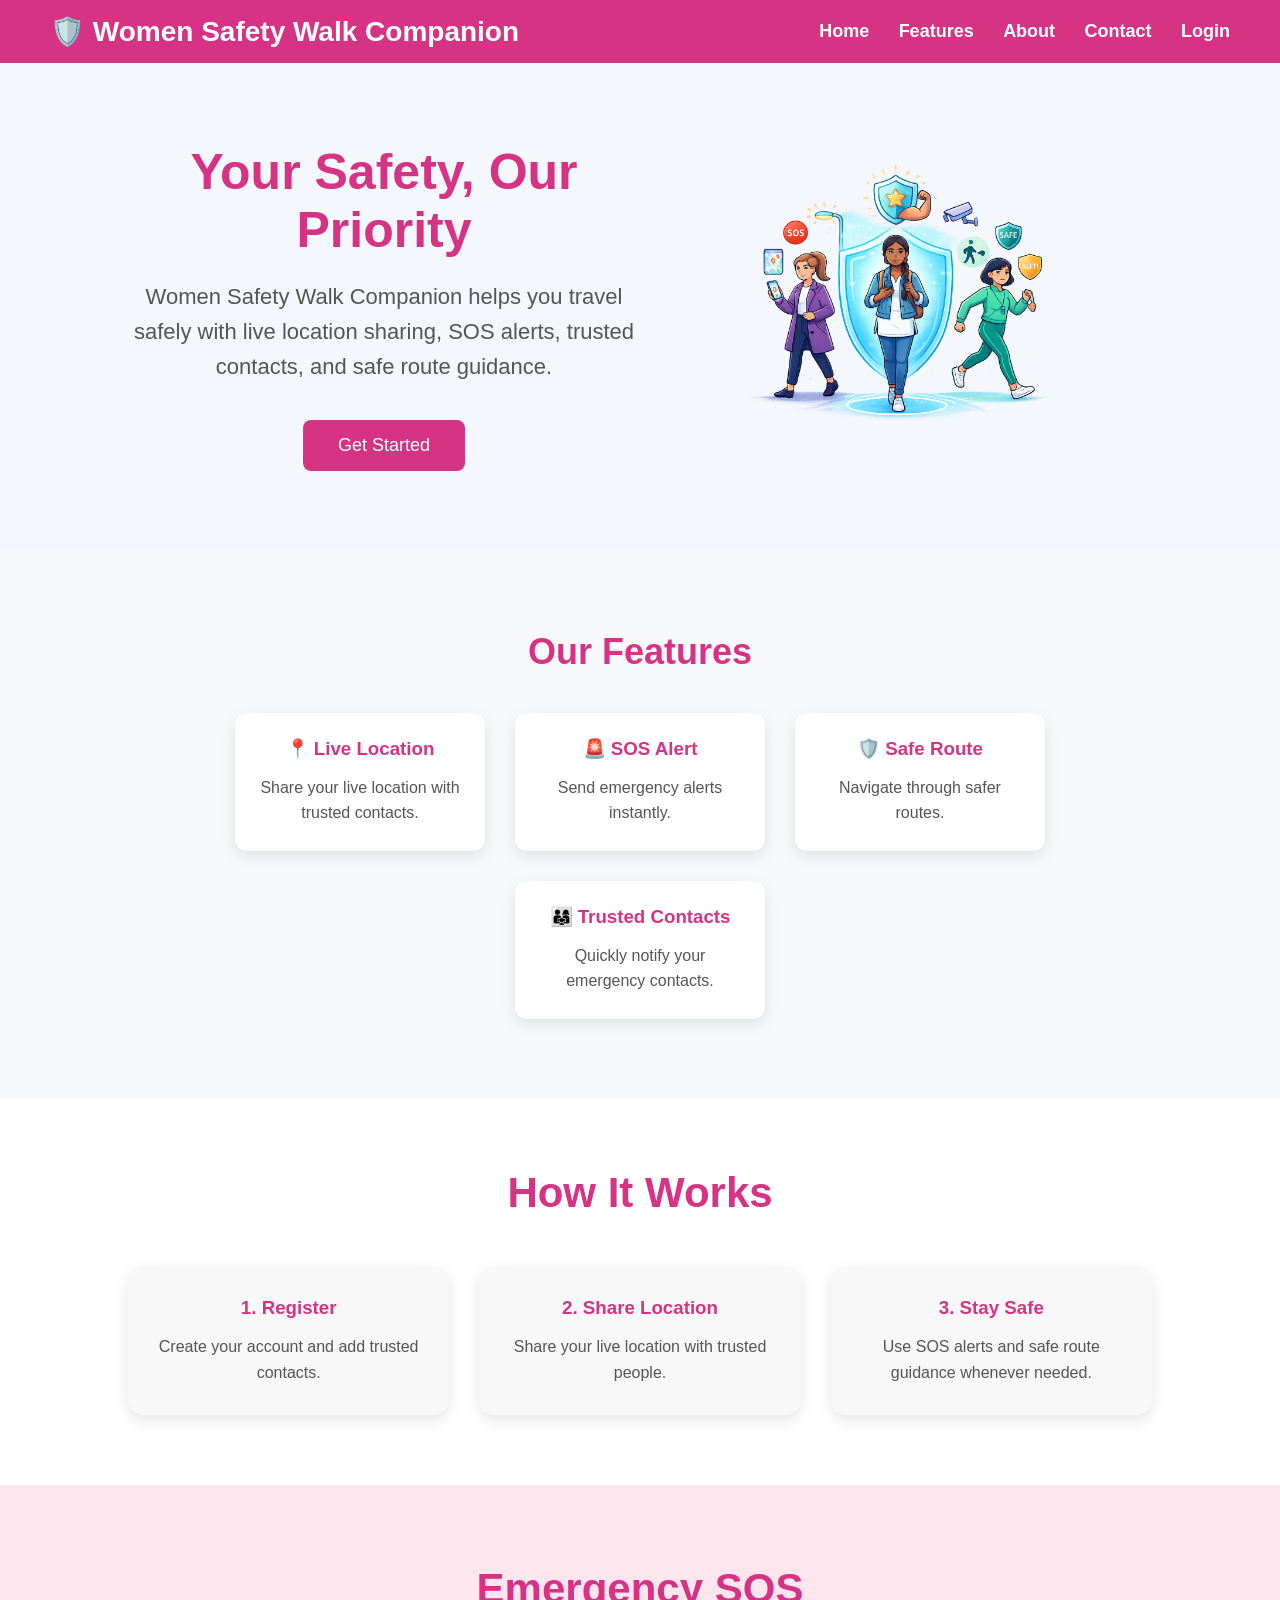
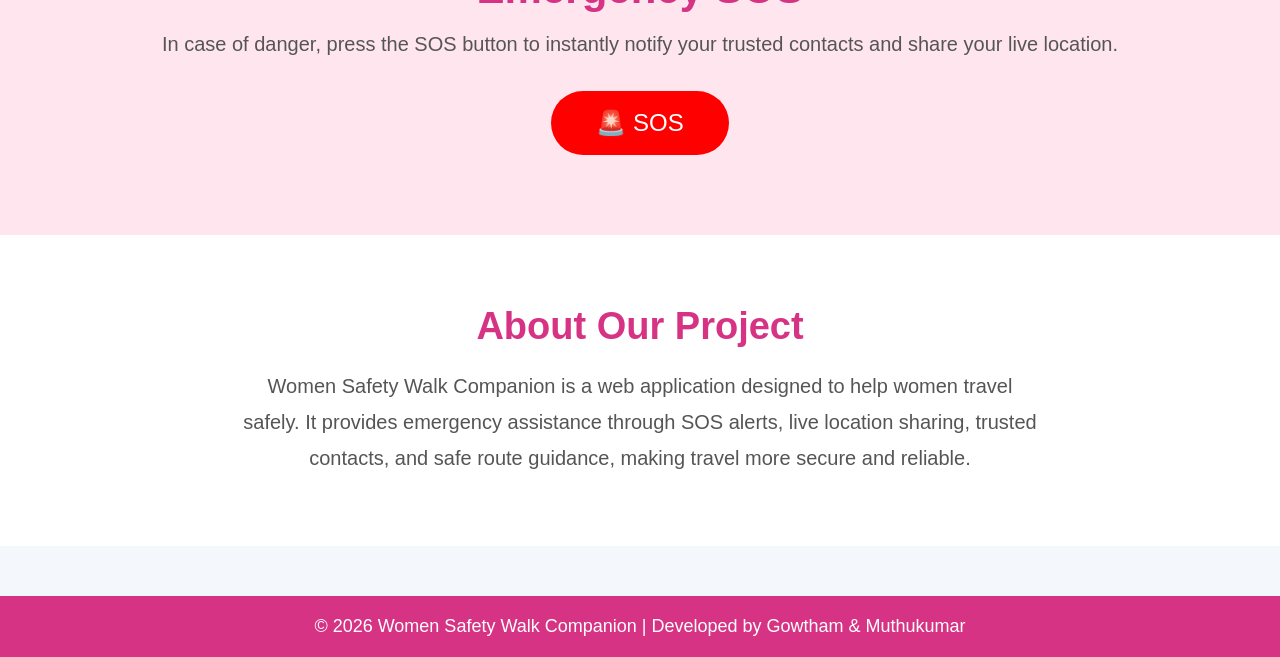
<file: index.html>
<!DOCTYPE html>
<html lang="en">
<head>
    <meta charset="UTF-8">
    <meta name="viewport" content="width=device-width, initial-scale=1.0">
    <title>Women Safety Walk Companion</title>

    <link rel="stylesheet" href="css/style.css">
</head>

<body>

    <nav>
        <div class="logo">
            <h2>🛡️ Women Safety Walk Companion</h2>
        </div>

        <div class="menu">
            <a href="#">Home</a>
            <a href="#">Features</a>
            <a href="#">About</a>
            <a href="#">Contact</a>
            <a href="login.html">Login</a>
        </div>
    </nav>
    <header class="hero">

        <div class="hero-content">
            <h1>Your Safety, Our Priority</h1>
    
            <p>
                Women Safety Walk Companion helps you travel safely with
                live location sharing, SOS alerts, trusted contacts,
                and safe route guidance.
            </p>
    
            <a href="#" class="btn">Get Started</a>
        </div>
    
        <div class="hero-image">
            <img src="images/women-safety.png" alt="Women Safety">
        </div>
    
    </header>
    <section class="features">

        <h2>Our Features</h2>
    
        <div class="feature-container">
    
            <div class="card">
                <h3>📍 Live Location</h3>
                <p>Share your live location with trusted contacts.</p>
            </div>
    
            <div class="card">
                <h3>🚨 SOS Alert</h3>
                <p>Send emergency alerts instantly.</p>
            </div>
    
            <div class="card">
                <h3>🛡️ Safe Route</h3>
                <p>Navigate through safer routes.</p>
            </div>
    
            <div class="card">
                <h3>👨‍👩‍👧 Trusted Contacts</h3>
                <p>Quickly notify your emergency contacts.</p>
            </div>
    
        </div>
    
    </section>
    <section class="how-it-works">
        <h2>How It Works</h2>
    
        <div class="steps">
    
            <div class="step">
                <h3>1. Register</h3>
                <p>Create your account and add trusted contacts.</p>
            </div>
    
            <div class="step">
                <h3>2. Share Location</h3>
                <p>Share your live location with trusted people.</p>
            </div>
    
            <div class="step">
                <h3>3. Stay Safe</h3>
                <p>Use SOS alerts and safe route guidance whenever needed.</p>
            </div>
    
        </div>
    </section>
    <section class="sos-section">
        <h2>Emergency SOS</h2>
    
        <p>
            In case of danger, press the SOS button to instantly
            notify your trusted contacts and share your live location.
        </p>
    
        <button class="sos-btn">🚨 SOS</button>
    </section>
    <section class="about">

        <h2>About Our Project</h2>
    
        <p>
            Women Safety Walk Companion is a web application designed to help women
            travel safely. It provides emergency assistance through SOS alerts,
            live location sharing, trusted contacts, and safe route guidance,
            making travel more secure and reliable.
        </p>
    
    </section>
    <footer>

        <p>© 2026 Women Safety Walk Companion | Developed by Gowtham & Muthukumar </p>
    
    </footer>
</body>
</html>
</file>
<file: css/style.css>
* {
    margin: 0;
    padding: 0;
    box-sizing: border-box;
}

body {
    font-family: Arial, sans-serif;
    background-color: #f4f7fc;
}

nav {
    background-color: #1e3a8a;
    color: white;
    display: flex;
    justify-content: space-between;
    align-items: center;
    padding: 20px 60px;
}

.logo h2 {
    font-size: 28px;
}

.menu a {
    color: white;
    text-decoration: none;
    margin-left: 25px;
    font-size: 18px;
    transition: 0.3s;
}

.menu a:hover {
    color: #facc15;
}
/* Navigation Bar */

nav {
    display: flex;
    justify-content: space-between;
    align-items: center;
    background-color: #d63384;
    color: white;
    padding: 15px 50px;
    position: sticky;
top: 0;
z-index: 1000;
}

.logo h2 {
    margin: 0;
}

.menu a {
    color: white;
    text-decoration: none;
    margin-left: 25px;
    font-weight: bold;
}

.menu a:hover {
    text-decoration: underline;
}


/* Hero Section */

.hero {
    text-align: center;
    padding: 120px 20px;
}

.hero h1 {
    font-size: 50px;
    color: #d63384;
    margin-bottom: 20px;
}

.hero p {
    font-size: 22px;
    color: #555;
    max-width: 700px;
    margin: auto;
    line-height: 1.6;
}

.btn {
    display: inline-block;
    margin-top: 35px;
    padding: 15px 35px;
    background-color: #d63384;
    color: white;
    text-decoration: none;
    border-radius: 8px;
    font-size: 18px;
}

.btn:hover {
    background-color: #b0256d;
}
/* Features Section */

.features {
    padding: 80px 10%;
    text-align: center;
    background: #f8f9fa;
}

.features h2 {
    font-size: 36px;
    color: #d63384;
    margin-bottom: 40px;
}

.feature-container {
    display: flex;
    justify-content: center;
    gap: 30px;
    flex-wrap: wrap;
}

.card {
    width: 250px;
    background: white;
    padding: 25px;
    border-radius: 12px;
    box-shadow: 0 5px 15px rgba(0,0,0,0.1);
    transition: 0.3s;
}

.card:hover {
    transform: translateY(-8px);
}

.card h3 {
    margin-bottom: 15px;
    color: #d63384;
}

.card p {
    color: #555;
    line-height: 1.6;
}
/* About Section */

.about {
    padding: 80px 10%;
    text-align: center;
    background: white;
}

.about h2 {
    font-size: 36px;
    color: #d63384;
    margin-bottom: 25px;
}

.about p {
    max-width: 800px;
    margin: auto;
    font-size: 18px;
    line-height: 1.8;
    color: #555;
}
/* Footer */

footer {
    background: #d63384;
    color: white;
    text-align: center;
    padding: 20px;
    margin-top: 50px;
}

footer p {
    margin: 0;
}
.hero {
    display: flex;
    justify-content: space-between;
    align-items: center;
    padding: 80px 10%;
    flex-wrap: wrap;
}

.hero-content {
    flex: 1;
    min-width: 300px;
}

.hero-image {
    flex: 1;
    text-align: center;
}

.hero-image img {
    max-width: 450px;
    width: 100%;
}
/* How It Works Section */

.how-it-works {
    padding: 70px 10%;
    text-align: center;
    background: #ffffff;
}

.how-it-works h2 {
    color: #d63384;
    font-size: 42px;
    margin-bottom: 50px;
}

.steps {
    display: flex;
    justify-content: space-between;
    gap: 30px;
}

.step {
    background: #f8f8f8;
    padding: 30px;
    border-radius: 15px;
    box-shadow: 0 5px 15px rgba(0,0,0,0.1);
    flex: 1;
}

.step h3 {
    color: #d63384;
    margin-bottom: 15px;
}

.step p {
    color: #555;
    line-height: 1.6;
}
/* SOS Section */

.sos-section{
    padding:80px 10%;
    text-align:center;
    background:#ffe6ee;
}

.sos-section h2{
    color:#d63384;
    font-size:42px;
    margin-bottom:20px;
}

.sos-section p{
    font-size:20px;
    color:#555;
    margin-bottom:35px;
}

.sos-btn{
    background:red;
    color:white;
    border:none;
    padding:18px 45px;
    font-size:24px;
    border-radius:50px;
    cursor:pointer;
    transition:.3s;
}

.sos-btn:hover{
    background:#b30000;
    transform:scale(1.08);
}
.about {
    text-align: center;
    padding: 70px 20px;
    background: white;
}

.about h2 {
    color: #d63384;
    font-size: 38px;
    margin-bottom: 20px;
}

.about p {
    max-width: 800px;
    margin: auto;
    font-size: 20px;
    line-height: 1.8;
    color: #555;
}

footer {
    background: #d63384;
    color: white;
    text-align: center;
    padding: 20px;
    font-size: 18px;
}
</file>
